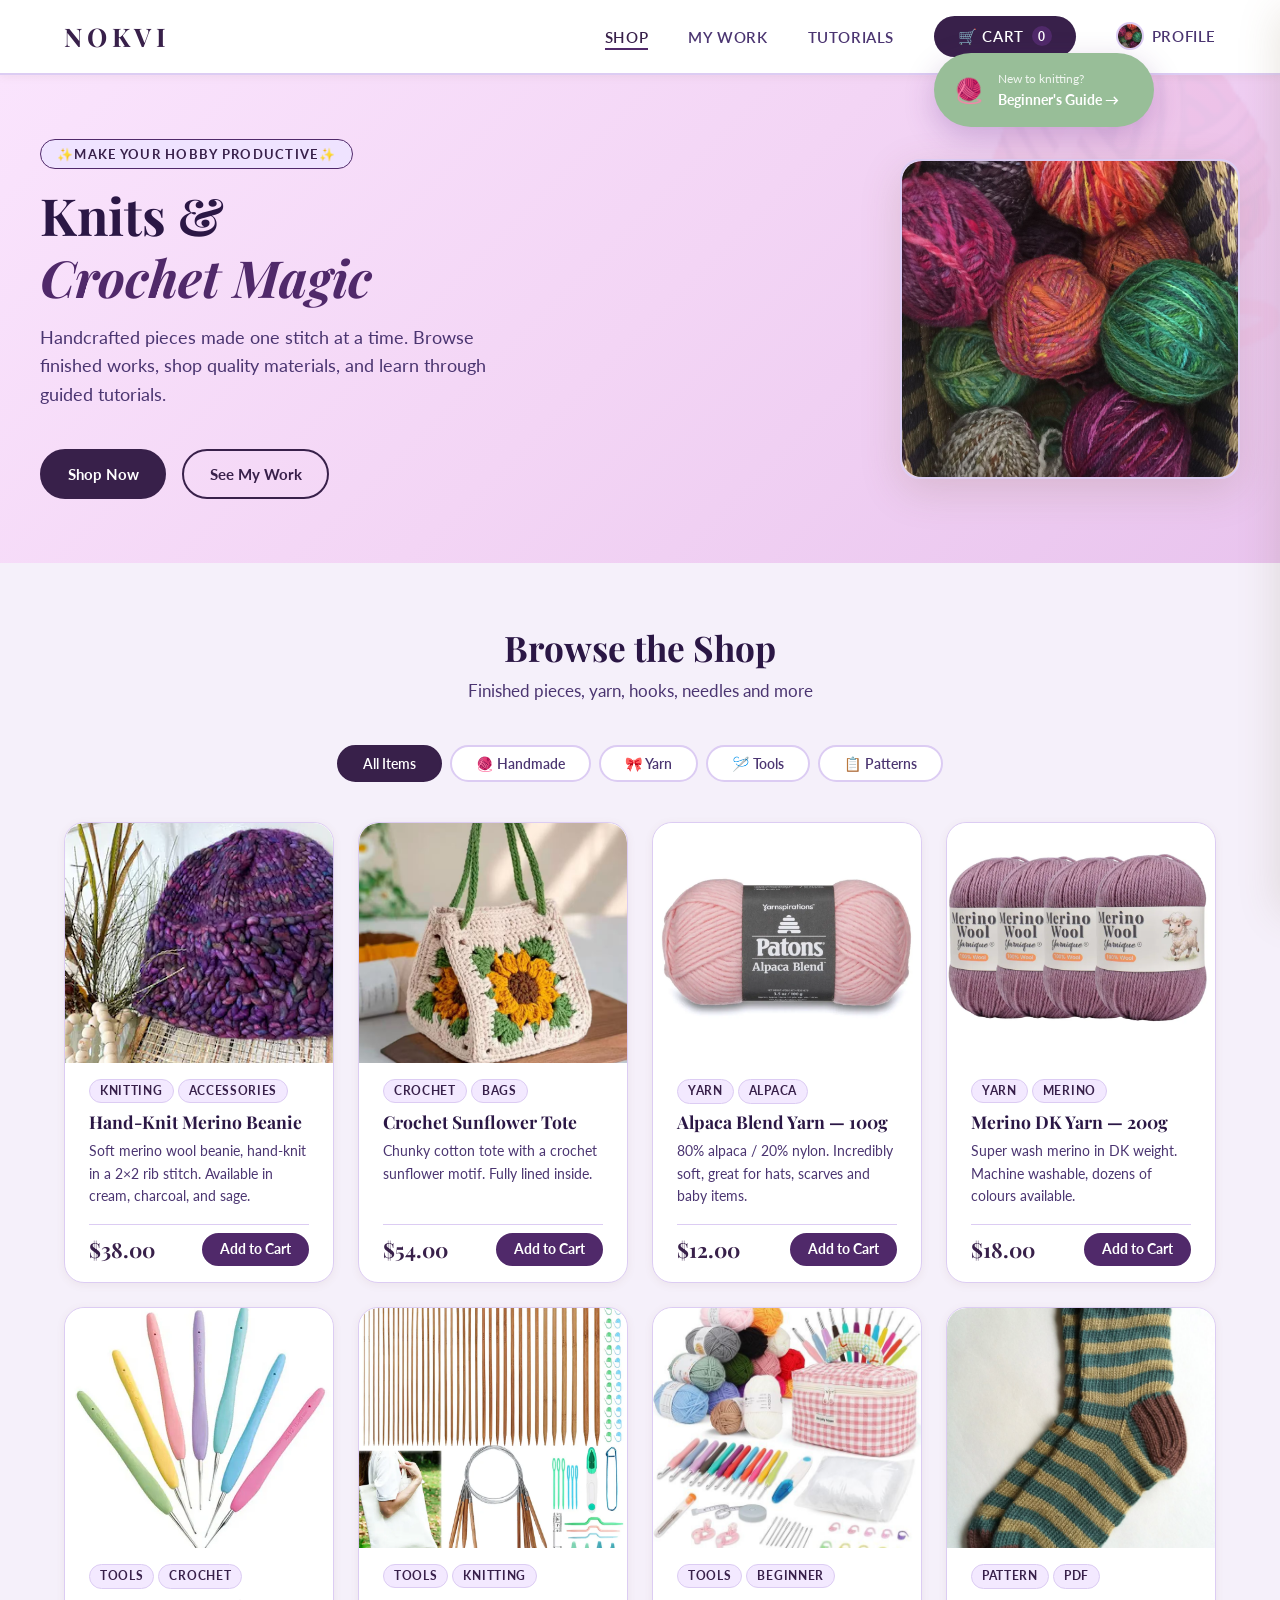
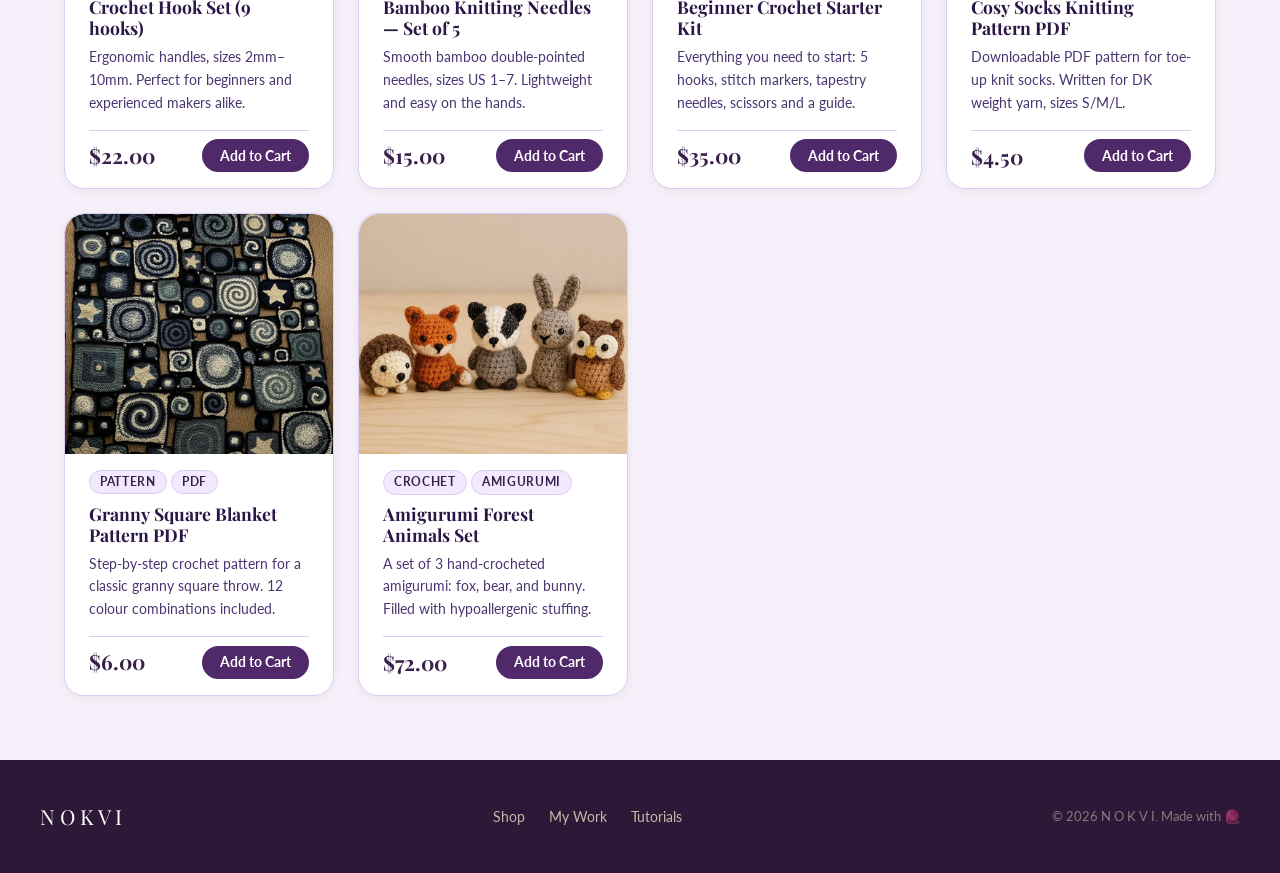
<file: index.html>
<!DOCTYPE html>
<html lang="en">
<head>
  <meta charset="UTF-8" />
  <meta name="viewport" content="width=device-width, initial-scale=1.0" />
  <title>N O K V I — Handmade Knit & Crochet Shop</title>
  <link rel="preconnect" href="https://fonts.googleapis.com" />
  <link rel="preconnect" href="https://fonts.gstatic.com" crossorigin />
  <link href="https://fonts.googleapis.com/css2?family=Playfair+Display:ital,wght@0,700;1,400&family=Lato:wght@400;700&display=swap" rel="stylesheet" />
  
  <link rel="stylesheet" href="css/base.css">
  <link rel="stylesheet" href="css/home.css">
</head>

<body>

  <!-- ===== HEADER ===== -->
  <header class="site-header">
    <nav class="nav">
      <a href="index.html" class="nav__logo">N O K V I</a>
      <ul class="nav__links" id="navLinks">
        <li><a href="index.html" class="active">Shop</a></li>
        <li><a href="gallery.html">My Work</a></li>
        <li><a href="tutorials.html">Tutorials</a></li>
        <li>
          <a href="#" class="nav__cart-btn" id="cartOpenBtn" aria-label="Open cart">
            <span>🛒 Cart</span>
            <span class="cart-count" id="cartCount">0</span>
          </a>
        </li>
<li>
  <a href="saved.html" id="profileLink" class="nav__profile">
    <img id="navAvatar" src="assets/basket_of_yarn.jpg" alt="Profile" class="nav__avatar" />
    <span id="profileName">Profile</span>
  </a>
</li>      </ul>
      <button class="nav__hamburger" id="hamburger" aria-label="Toggle navigation">
        <span></span><span></span><span></span>
      </button>
    </nav>
  </header>

  <div class="beginner-float">
  <a href="begginers.html" class="beginner-float__card">
    <span class="beginner-float__icon">🧶</span>
    <div>
      <p class="beginner-float__small">New to knitting?</p>
      <p class="beginner-float__title">Beginner's Guide →</p>
    </div>
  </a>
</div>

  <!-- ===== HERO ===== -->
  <section class="hero">
    <div class="hero__inner">
      <div class="hero__text">
        <span class="hero__badge">✨Make Your Hobby Productive✨</span>
        <h1 class="hero__title">Knits &<br><em>Crochet Magic</em></h1>
        <p class="hero__subtitle">
          Handcrafted pieces made one stitch at a time. Browse finished works,
          shop quality materials, and learn through guided tutorials.
        </p>
        <div class="hero__actions">
          <a href="#products" class="btn btn--primary">Shop Now</a>
          <a href="gallery.html" class="btn btn--outline">See My Work</a>
        </div>
      </div>
      <div class="hero__image">
        <div class="hero__image-placeholder">
  <img src="assets/basket_of_yarn.jpg" alt="Basket of yarn for knitting and crochet">
 </div>
    </div>
  </section>

  <!-- ===== MAIN SHOP ===== -->
  <main>
    <div class="section" id="products">
      <div class="section__header">
        <h2>Browse the Shop</h2>
        <p>Finished pieces, yarn, hooks, needles and more</p>
      </div>

      <!-- Filter bar -->
      <div class="filter-bar" id="filterBar" role="group" aria-label="Filter products by category">
        <button class="filter-btn active" data-filter="all">All Items</button>
        <button class="filter-btn" data-filter="handmade">🧶 Handmade</button>
        <button class="filter-btn" data-filter="yarn">🎀 Yarn</button>
        <button class="filter-btn" data-filter="tools">🪡 Tools</button>
        <button class="filter-btn" data-filter="patterns">📋 Patterns</button>
      </div>

      <!-- Products grid -->
      <div class="products-grid" id="productsGrid" aria-live="polite"></div>
    </div>
  </main>

  <!-- ===== CART SIDEBAR ===== -->
  <div class="cart-overlay" id="cartOverlay" role="dialog" aria-modal="true" aria-label="Shopping cart"></div>
  <aside class="cart-sidebar" id="cartSidebar">
    <div class="cart-sidebar__header">
      <h2>🛒 Your Cart</h2>
      <button class="cart-close-btn" id="cartCloseBtn" aria-label="Close cart">✕</button>
    </div>
    <div class="cart-items" id="cartItems"></div>
    <div class="cart-sidebar__footer">
      <div class="cart-total">
        <span>Total</span>
        <span id="cartTotal">$0.00</span>
      </div>
      <button class="btn btn--primary btn--full" id="checkoutBtn">Proceed to Checkout</button>
    </div>
  </aside>

  <!-- ===== TOAST ===== -->
  <div class="toast" id="toast" role="alert" aria-live="assertive"></div>

  <!-- ===== FOOTER ===== -->
  <footer class="site-footer">
    <div class="footer__inner">
      <div class="footer__logo">N O K V I</div>
      <nav class="footer__links">
        <a href="index.html">Shop</a>
        <a href="gallery.html">My Work</a>
        <a href="tutorials.html">Tutorials</a>
      </nav>
      <p class="footer__copy">© 2026 N O K V I. Made with 🧶</p>
    </div>
  </footer>

  <script type="module" src="js/main.js"></script>
<!--
  <div class="beginner-float">
    <a href="begginers.html" class="beginner-float__card">

    <div class="beginner-float__icon">🧶</div>

    <div>
      <p class="beginner-float__small">
        New here?
      </p>

      <h3 class="beginner-float__title">
        For Absolute Beginners
      </h3>
    </div> -->

  </a>

</div>
 

<script type="module" src="js/main.js"></script>
<script>
  const user = localStorage.getItem('user');
  const avatar = localStorage.getItem('userAvatar');
  const profileName = document.getElementById('profileName');
  const navAvatar = document.getElementById('navAvatar');
  if (profileName && user) profileName.textContent = user;
  if (navAvatar && avatar) navAvatar.src = avatar;
</script>

</body>
</html>
</file>
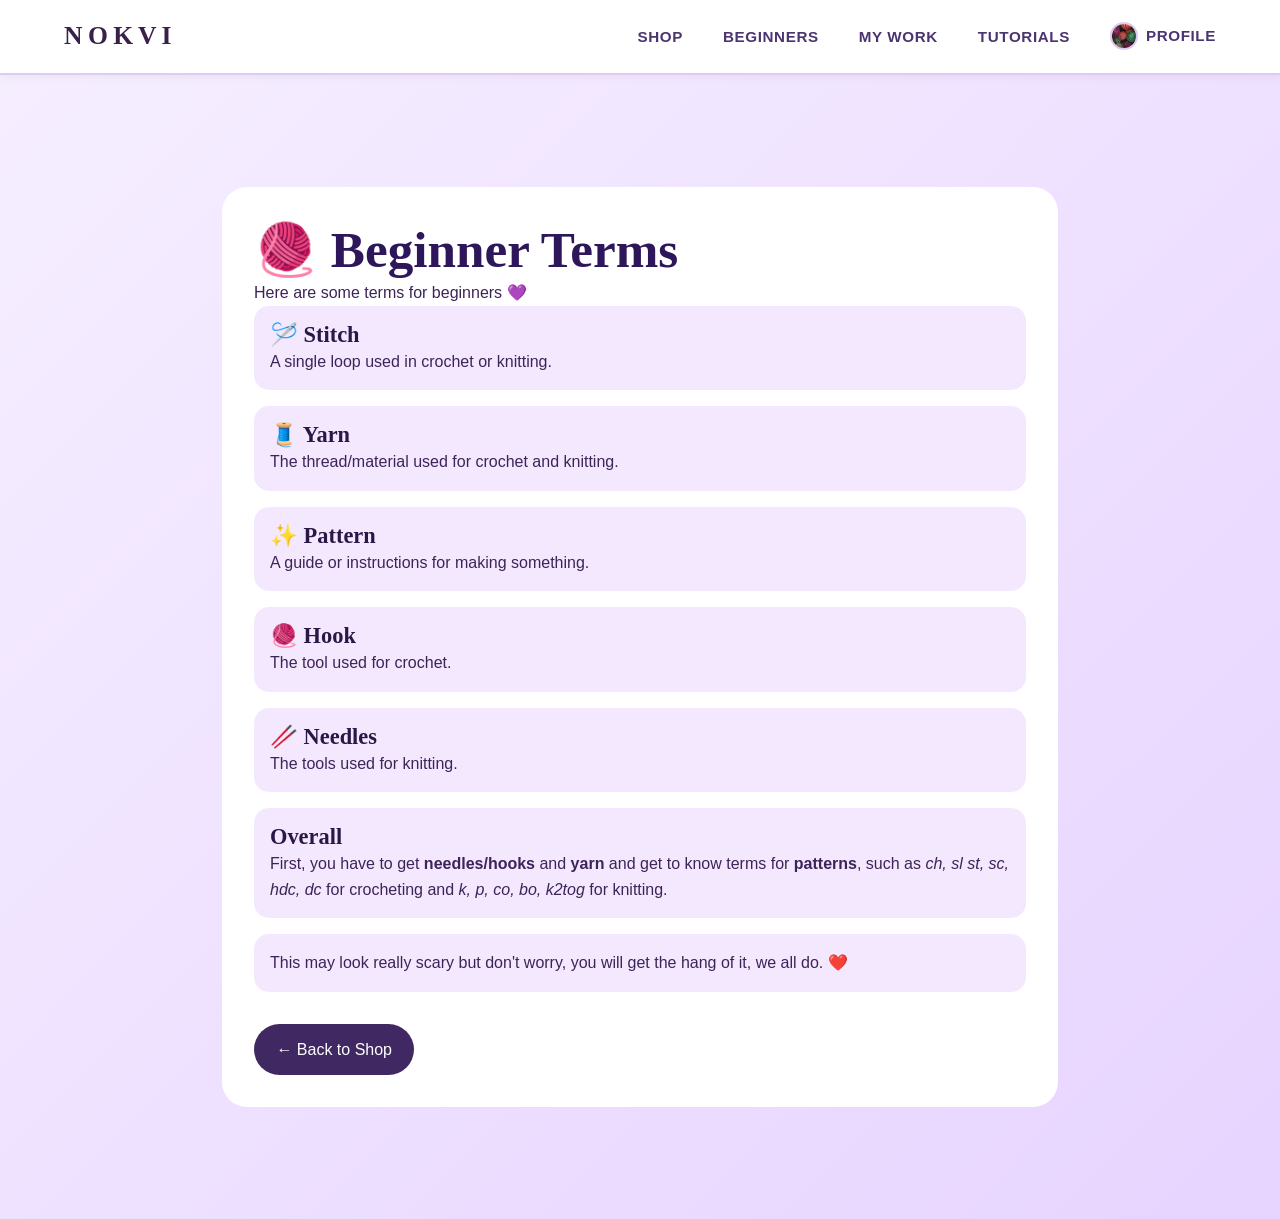
<file: begginers.html>
<!DOCTYPE html>
<html lang="en">
<head>
  <meta charset="UTF-8" />
  <meta name="viewport" content="width=device-width, initial-scale=1.0"/>
  <title>Beginners — N O K V I</title>

  <link rel="stylesheet" href="css/base.css">
<link rel="stylesheet" href="css/begginers.css">
</head>


<body>

  <!-- HEADER -->
  <header class="site-header">
    <nav class="nav">
      <a href="index.html" class="nav__logo">N O K V I</a>

      <ul class="nav__links">
  <li><a href="index.html">Shop</a></li>
  <li><a href="begginers.html">Beginners</a></li>
  <li><a href="gallery.html">My Work</a></li>
  <li><a href="tutorials.html">Tutorials</a></li>
<li>
  <a href="saved.html" id="profileLink" class="nav__profile">
    <img id="navAvatar" src="assets/basket_of_yarn.jpg" alt="Profile" class="nav__avatar" />
    <span id="profileName">Profile</span>
  </a>
</li>    </nav>
  </header>

  <!-- BEGINNER PAGE -->
  <main class="beginner-page">

    <section class="beginner-card">

      <h1 class="beginner-title">🧶 Beginner Terms</h1>

      <p class="beginner-subtitle">
        Here are some terms for beginners 💜
      </p>

      <div class="tip-box">
        <h3>🪡 Stitch</h3>
        <p>A single loop used in crochet or knitting.</p>
      </div>

      <div class="tip-box">
        <h3>🧵 Yarn</h3>
        <p>The thread/material used for crochet and knitting.</p>
      </div>

      <div class="tip-box">
        <h3>✨ Pattern</h3>
        <p>A guide or instructions for making something.</p>
      </div>

      <div class="tip-box">
        <h3>🧶 Hook</h3>
        <p>The tool used for crochet.</p>
      </div>

      <div class="tip-box">
        <h3>🥢 Needles</h3>
        <p>The tools used for knitting.</p>
      </div>

      <div class="tip-box">
  <h3>Overall</h3>
  <p>
    First, you have to get <strong>needles/hooks</strong> and <strong>yarn</strong> and
     get to know terms for <strong>patterns</strong>, such as
      <em>ch, sl st, sc, hdc, dc</em> for crocheting and 
      <em>k, p, co, bo, k2tog</em> for knitting.</p>
</div>
<div class="tip-box">
     <p>This may look really scary but don't worry, 
      you will get the hang of it, we all do. ❤️</p>
</div>

      <a href="index.html" class="back-btn">
        ← Back to Shop
      </a>

    </section>

  </main>


  <script type="module" src="js/main.js"></script>

  <script>
  const user = localStorage.getItem('user');
  const avatar = localStorage.getItem('userAvatar');
  const profileName = document.getElementById('profileName');
  const navAvatar = document.getElementById('navAvatar');
  if (profileName && user) profileName.textContent = user;
  if (navAvatar && avatar) navAvatar.src = avatar;
</script>



</body>
</html>
</file>
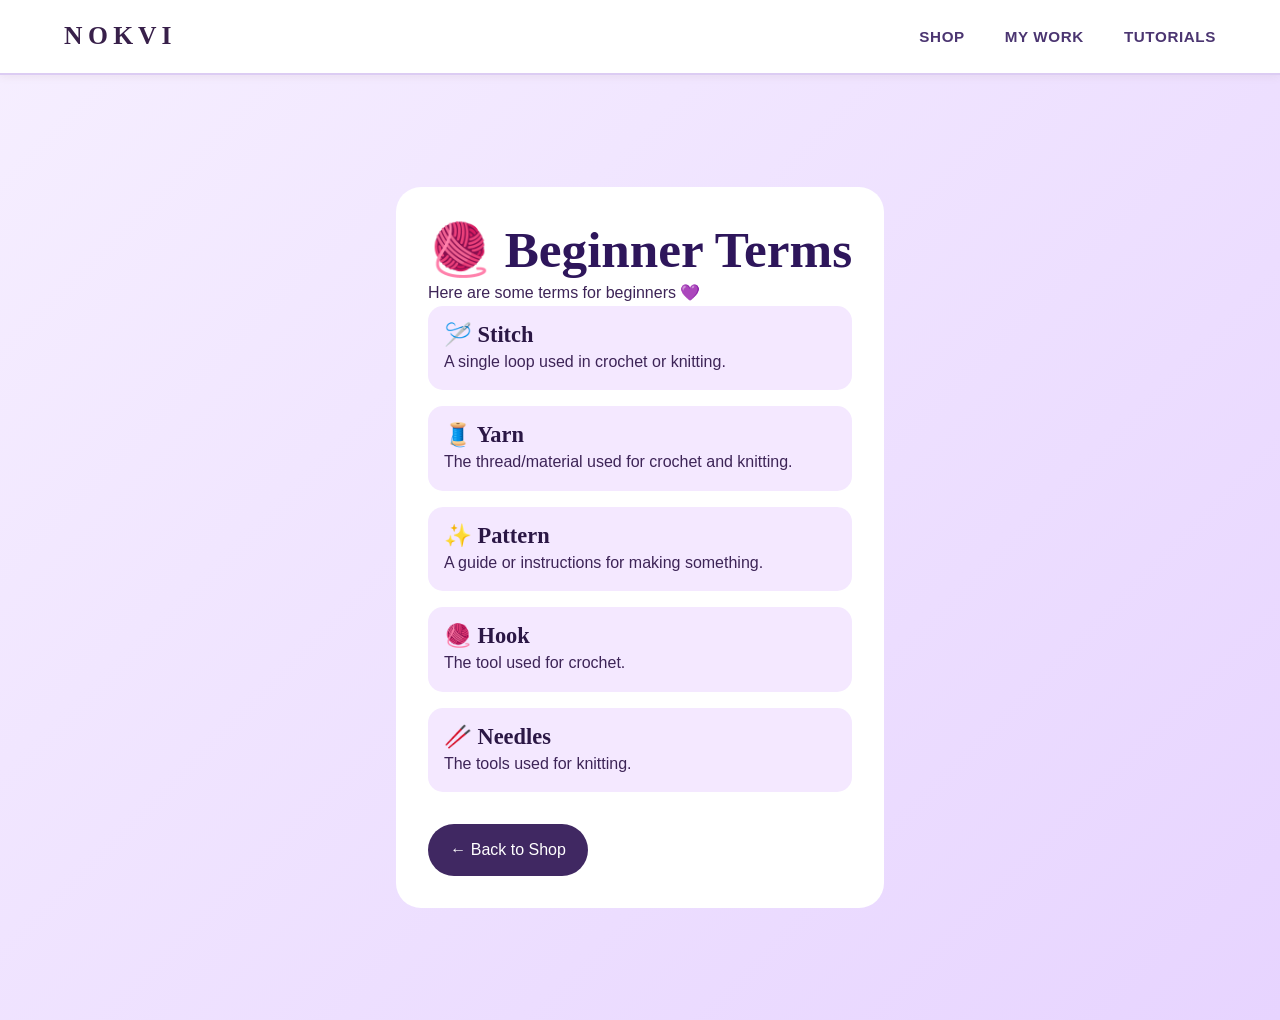
<file: beginners.html>
<!DOCTYPE html>
<html lang="en">
<head>
  <meta charset="UTF-8" />
  <meta name="viewport" content="width=device-width, initial-scale=1.0"/>
  <title>Beginners — N O K V I</title>

  <link rel="stylesheet" href="css/style.css">
</head>

<body>

  <!-- HEADER -->
  <header class="site-header">
    <nav class="nav">
      <a href="index.html" class="nav__logo">N O K V I</a>

      <ul class="nav__links">
        <li><a href="index.html">Shop</a></li>
        <li><a href="gallery.html">My Work</a></li>
        <li><a href="tutorials.html">Tutorials</a></li>
      </ul>
    </nav>
  </header>

  <!-- BEGINNER PAGE -->
  <main class="beginner-page">

    <section class="beginner-card">

      <h1 class="beginner-title">🧶 Beginner Terms</h1>

      <p class="beginner-subtitle">
        Here are some terms for beginners 💜
      </p>

      <div class="tip-box">
        <h3>🪡 Stitch</h3>
        <p>A single loop used in crochet or knitting.</p>
      </div>

      <div class="tip-box">
        <h3>🧵 Yarn</h3>
        <p>The thread/material used for crochet and knitting.</p>
      </div>

      <div class="tip-box">
        <h3>✨ Pattern</h3>
        <p>A guide or instructions for making something.</p>
      </div>

      <div class="tip-box">
        <h3>🧶 Hook</h3>
        <p>The tool used for crochet.</p>
      </div>

      <div class="tip-box">
        <h3>🥢 Needles</h3>
        <p>The tools used for knitting.</p>
      </div>

      <a href="index.html" class="back-btn">
        ← Back to Shop
      </a>

    </section>

  </main>

</body>
</html>
</file>
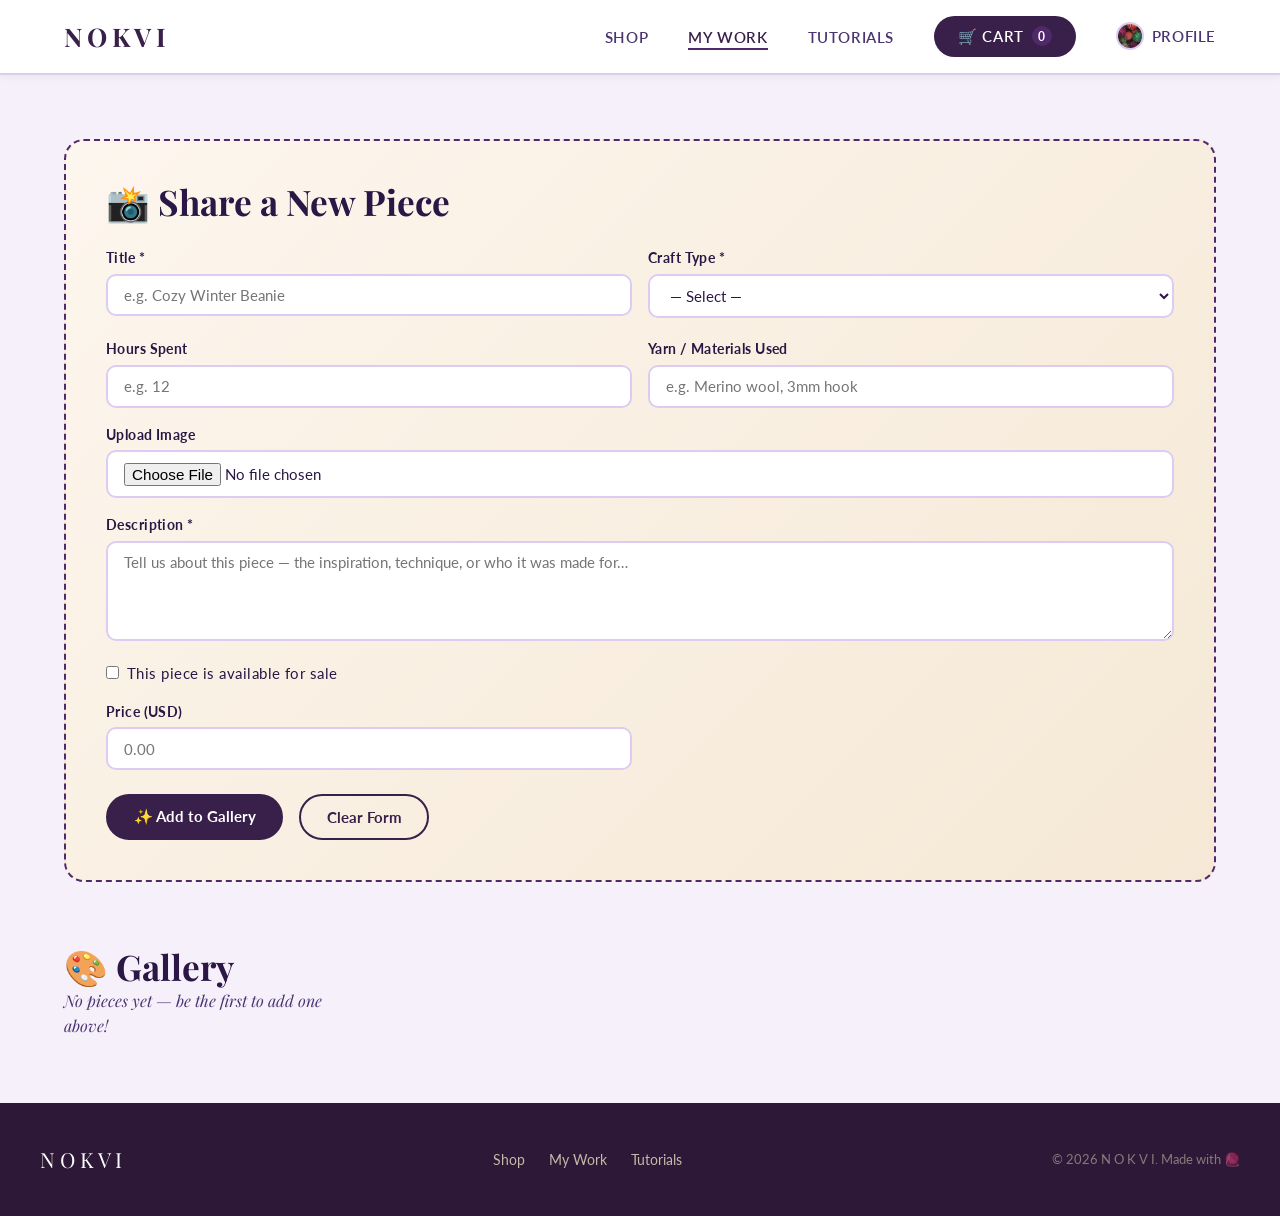
<file: gallery.html>
<!DOCTYPE html>
<html lang="en">

<head>
  <meta charset="UTF-8" />
  <meta name="viewport" content="width=device-width, initial-scale=1.0" />
  <title>My Work — N O K V I</title>
  <link rel="preconnect" href="https://fonts.googleapis.com" />
  <link rel="preconnect" href="https://fonts.gstatic.com" crossorigin />
  <link
    href="https://fonts.googleapis.com/css2?family=Playfair+Display:ital,wght@0,700;1,400&family=Lato:wght@400;700&display=swap"
    rel="stylesheet" />
 <link rel="stylesheet" href="css/base.css">
<link rel="stylesheet" href="css/gallery.css">
</head>




<body>

  <!-- ===== HEADER ===== -->
  <header class="site-header">
    <nav class="nav">
      <a href="index.html" class="nav__logo">N O K V I</a>
      <ul class="nav__links" id="navLinks">
        <li><a href="index.html">Shop</a></li>
        <li><a href="gallery.html" class="active">My Work</a></li>
        <li><a href="tutorials.html">Tutorials</a></li>
        <li>
          <a href="index.html#cart" class="nav__cart-btn" id="cartOpenBtn" aria-label="Open cart">
            <span>🛒 Cart</span>
            <span class="cart-count" id="cartCount">0</span>
          </a>
        </li>
<li>
  <a href="saved.html" id="profileLink" class="nav__profile">
    <img id="navAvatar" src="assets/basket_of_yarn.jpg" alt="Profile" class="nav__avatar" />
    <span id="profileName">Profile</span>
  </a>
</li>      <button class="nav__hamburger" id="hamburger" aria-label="Toggle navigation">
        <span></span><span></span><span></span>
      </button>
    </nav>
  </header>

  <!-- ===== MAIN ===== -->
  <main>
    <div class="section">

      <!-- Upload / Add Work Form -->
      <article class="upload-section" aria-label="Upload your work">
        <h2>📸 Share a New Piece</h2>
        <form id="uploadForm" novalidate>
          <div class="form-grid">

            <!-- Title — text -->
            <div class="form-group">
              <label for="workTitle">Title <span aria-hidden="true">*</span></label>
              <input type="text" id="workTitle" name="workTitle" placeholder="e.g. Cozy Winter Beanie" required
                minlength="3" maxlength="80" />
              <span class="field-error" id="workTitleError"></span>
            </div>

            <!-- Type — select -->
            <div class="form-group">
              <label for="workType">Craft Type <span aria-hidden="true">*</span></label>
              <select id="workType" name="workType" required>
                <option value="">— Select —</option>
                <option value="knitting">🧶 Knitting</option>
                <option value="crochet">🪡 Crochet</option>
                <option value="both">Both</option>
              </select>
              <span class="field-error" id="workTypeError"></span>
            </div>

            <!-- Time spent — number -->
            <div class="form-group">
              <label for="workHours">Hours Spent</label>
              <input type="number" id="workHours" name="workHours" placeholder="e.g. 12" min="1" max="999" />
            </div>

            <!-- Yarn used — email repurposed as text with pattern -->
            <div class="form-group">
              <label for="workYarn">Yarn / Materials Used</label>
              <input type="text" id="workYarn" name="workYarn" placeholder="e.g. Merino wool, 3mm hook"
                maxlength="120" />
            </div>
            <!-- Upload Image -->
            <div class="form-group form-group--full">
              <label for="workImage">Upload Image</label>
              <input type="file" id="workImage" name="workImage" accept="image/*" />
            </div>

            <!-- Description — textarea -->
            <div class="form-group form-group--full">
              <label for="workDesc">Description <span aria-hidden="true">*</span></label>
              <textarea id="workDesc" name="workDesc"
                placeholder="Tell us about this piece — the inspiration, technique, or who it was made for…" required
                minlength="10" maxlength="600"></textarea>
              <span class="field-error" id="workDescError"></span>
            </div>
           
            <!-- For sale — checkbox -->
            <div class="form-group form-group--checkbox form-group--full">
              <input type="checkbox" id="workForSale" name="workForSale" />
              <label for="workForSale">This piece is available for sale</label>
            </div>

            <!-- Price — shown when for-sale is checked -->
            <div class="form-group" id="priceGroup">
            <label for="workPrice">Price (USD)</label>
              <input type="number" id="workPrice" name="workPrice" placeholder="0.00" min="0.01" step="0.01" />
            </div>

          </div>

          <div class="form-actions">
            <button type="submit" class="btn btn--primary">✨ Add to Gallery</button>
            <button type="button" class="btn btn--outline" id="resetFormBtn">Clear Form</button>
          </div>

          <div class="form-feedback" id="uploadFeedback"></div>
        </form>
      </article>

      <!-- Gallery grid -->
      <section aria-label="My work gallery">
        <h2 class="category-label">🎨 Gallery</h2>
        <div class="gallery-grid" id="galleryGrid" aria-live="polite"></div>
      </section>

    </div>
  </main>

  <!-- ===== TOAST ===== -->
  <div class="toast" id="toast" role="alert" aria-live="assertive"></div>

  <!-- ===== FOOTER ===== -->
  <footer class="site-footer">
    <div class="footer__inner">
      <div class="footer__logo">N O K V I</div>
      <nav class="footer__links">
        <a href="index.html">Shop</a>
        <a href="gallery.html">My Work</a>
        <a href="tutorials.html">Tutorials</a>
      </nav>
      <p class="footer__copy">© 2026 N O K V I. Made with 🧶</p>
    </div>
  </footer>


<script type="module" src="js/main.js"></script>

 <script>
  const user = localStorage.getItem('user');
  const avatar = localStorage.getItem('userAvatar');
  const profileName = document.getElementById('profileName');
  const navAvatar = document.getElementById('navAvatar');
  if (profileName && user) profileName.textContent = user;
  if (navAvatar && avatar) navAvatar.src = avatar;
</script>


</body>

</html>
</file>
<file: css/base.css>
/* =============================================
   CSS CUSTOM PROPERTIES
   ============================================= */
:root {
  --color-bg: #f5f0fa;
  --color-surface: #ffffff;

  --color-primary: #38204a;
  --color-primary-light: #4c266a;

  --color-accent: #50296a;
  --color-accent-soft: #efe3ff;

  --color-text: #2b1745;
  --color-text-muted: #4b3571;

  --color-border: #dcccf3;

  --color-success: #5a8a6a;
  --color-error: #b05050;

  --color-tag-bg: #f3e9ff;

  --font-display: 'Playfair Display', Georgia, serif;
  --font-body: 'Lato', 'Helvetica Neue', sans-serif;

  --space-xs: 0.25rem;
  --space-sm: 0.5rem;
  --space-md: 1rem;
  --space-lg: 1.5rem;
  --space-xl: 2.5rem;
  --space-2xl: 4rem;

  --radius-sm: 4px;
  --radius-md: 10px;
  --radius-lg: 20px;
  --radius-full: 999px;

  --shadow-sm: 0 2px 8px rgba(124, 92, 62, 0.08);
  --shadow-md: 0 6px 24px rgba(124, 92, 62, 0.13);
  --shadow-lg: 0 12px 40px rgba(124, 92, 62, 0.18);

  --transition: 0.22s ease;
}

/* =============================================
   RESET & BASE
   ============================================= */
*, *::before, *::after { box-sizing: border-box; margin: 0; padding: 0; }

html { scroll-behavior: smooth; }

body {
  font-family: var(--font-body);
  background: var(--color-bg);
  color: var(--color-text);
  line-height: 1.6;
  min-height: 100vh;
  display: flex;
  flex-direction: column;
}

img { max-width: 100%; height: auto; display: block; }

a { color: var(--color-primary); text-decoration: none; }

ul { list-style: none; }

/* =============================================
   TYPOGRAPHY
   ============================================= */
h1, h2, h3, h4 {
  font-family: var(--font-display);
  font-weight: 700;
  line-height: 1.2;
  color: var(--color-text);
}

h1 { font-size: clamp(2rem, 5vw, 3.2rem); }
h2 { font-size: clamp(1.5rem, 3vw, 2.2rem); }
h3 { font-size: clamp(1.1rem, 2vw, 1.4rem); }

/* =============================================
   HEADER & NAV
   ============================================= */
.site-header {
  background: var(--color-surface);
  border-bottom: 2px solid var(--color-border);
  position: sticky;
  top: 0;
  z-index: 100;
  box-shadow: var(--shadow-sm);
}

.nav {
  max-width: 1200px;
  margin: 0 auto;
  padding: var(--space-md) var(--space-lg);
  display: flex;
  align-items: center;
  justify-content: space-between;
  gap: var(--space-md);
}

.nav__logo {
  font-family: var(--font-display);
  font-size: 1.6rem;
  font-weight: 700;
  color: var(--color-primary);
  letter-spacing: -0.5px;
  white-space: nowrap;
}

.nav__logo span {
  color: var(--color-accent);
}

.nav__links {
  display: flex;
  align-items: center;
  gap: var(--space-xl);
}

.nav__links a {
  font-size: 0.95rem;
  font-weight: 600;
  color: var(--color-text-muted);
  letter-spacing: 0.04em;
  text-transform: uppercase;
  transition: color var(--transition);
  position: relative;
}

.nav__links a::after {
  content: '';
  position: absolute;
  bottom: -4px; left: 0; right: 0;
  height: 2px;
  background: var(--color-accent);
  transform: scaleX(0);
  transition: transform var(--transition);
}

.nav__links a:hover,
.nav__links a.active {
  color: var(--color-primary);
}

.nav__links a:hover::after,
.nav__links a.active::after {
  transform: scaleX(1);
}

.nav__cart-btn {
  display: flex;
  align-items: center;
  gap: var(--space-sm);
  background: var(--color-primary);
  color: white !important;
  padding: var(--space-sm) var(--space-lg);
  border-radius: var(--radius-full);
  font-size: 0.9rem;
  font-weight: 700;
  transition: background var(--transition), transform var(--transition);
}

.nav__cart-btn::after { display: none !important; }

.nav__cart-btn:hover {
  background: var(--color-primary-light);
  transform: translateY(-1px);
  color: white !important;
}

.cart-count {
  background: var(--color-accent);
  color: white;
  border-radius: var(--radius-full);
  font-size: 0.75rem;
  font-weight: 700;
  min-width: 20px;
  height: 20px;
  display: inline-flex;
  align-items: center;
  justify-content: center;
  padding: 0 5px;
}

.nav__hamburger {
  display: none;
  flex-direction: column;
  gap: 5px;
  background: none;
  border: none;
  cursor: pointer;
  padding: var(--space-sm);
}

.nav__hamburger span {
  display: block;
  width: 24px;
  height: 2px;
  background: var(--color-primary);
  border-radius: 2px;
  transition: var(--transition);
}

.nav__profile {
  display: flex;
  align-items: center;
  gap: var(--space-sm);
}

.nav__avatar {
  width: 28px !important;
  height: 28px !important;
  border-radius: 50%;
  object-fit: cover;
  border: 2px solid var(--color-border);
  flex-shrink: 0;
  max-width: none;
}

/* =============================================
   BUTTONS
   ============================================= */
.btn {
  display: inline-flex;
  align-items: center;
  justify-content: center;
  gap: var(--space-sm);
  padding: 0.7rem 1.6rem;
  border-radius: var(--radius-full);
  font-family: var(--font-body);
  font-size: 0.95rem;
  font-weight: 700;
  cursor: pointer;
  border: 2px solid transparent;
  transition: all var(--transition);
  white-space: nowrap;
}

.btn--primary {
  background: var(--color-primary);
  color: white;
  border-color: var(--color-primary);
}

.btn--primary:hover {
  background: var(--color-primary-light);
  border-color: var(--color-primary-light);
  transform: translateY(-2px);
  box-shadow: var(--shadow-md);
}

.btn--outline {
  background: transparent;
  color: var(--color-primary);
  border-color: var(--color-primary);
}

.btn--outline:hover {
  background: var(--color-primary);
  color: white;
  transform: translateY(-2px);
}

.btn--accent {
  background: var(--color-accent);
  color: white;
  border-color: var(--color-accent);
}

.btn--accent:hover {
  background: var(--color-primary);
  border-color: var(--color-primary);
  transform: translateY(-2px);
  box-shadow: var(--shadow-md);
}

.btn--sm {
  padding: 0.4rem 1rem;
  font-size: 0.85rem;
}

.btn--full { width: 100%; }

.beginner-float {
  position: fixed;
  top: 10%;
  left: 73%;
  transform: translateY(-50%);
  z-index: 999;
}
.beginner-float__card {
  display: flex;
  align-items: center;
  gap: 14px;
  background: #98be98;
  color: white;
  text-decoration: none;
  padding: 1rem 1.2rem;
  border-radius: 999px;
  box-shadow: 0 10px 30px rgba(91,45,130,0.25);
  transition: transform 0.25s ease, box-shadow 0.25s ease;
  width: 220px;
}

.beginner-float__card:hover {
  transform: translateY(-4px);
  box-shadow: 0 15px 40px rgba(91,45,130,0.35);
}

.beginner-float__icon { font-size: 1.5rem; }

.beginner-float__small {
  margin: 0;
  font-size: 0.75rem;
  opacity: 0.85;
}

.beginner-float__title {
  margin: 0;
  font-size: 0.9rem;
  font-weight: 700;
}

.filter-bar {
  display: flex;
  align-items: center;
  gap: var(--space-sm);
  flex-wrap: wrap;
  margin-bottom: var(--space-xl);
  justify-content: center;
}

.filter-btn {
  padding: var(--space-sm) var(--space-lg);
  border: 2px solid var(--color-border);
  background: var(--color-surface);
  color: var(--color-text-muted);
  border-radius: var(--radius-full);
  font-size: 0.88rem;
  font-weight: 600;
  cursor: pointer;
  transition: all var(--transition);
  font-family: var(--font-body);
}

.filter-btn:hover,
.filter-btn.active {
  border-color: var(--color-primary);
  background: var(--color-primary);
  color: white;
}

@media (max-width: 768px) {
  .beginner-float {
    left: auto;
    right: 15px;
    top: auto;
    bottom: 20px;
  }
  .beginner-float__card { width: 180px; padding: 0.8rem; }
}

/* =============================================
   SECTION WRAPPER
   ============================================= */
.section {
  padding: var(--space-2xl) var(--space-lg);
  max-width: 1200px;
  margin: 0 auto;
  width: 100%;
}

.section__header {
  text-align: center;
  margin-bottom: var(--space-xl);
}

.section__header p {
  color: var(--color-text-muted);
  font-size: 1.05rem;
  margin-top: var(--space-sm);
}

/* =============================================
   LOADING & ERROR STATES
   ============================================= */
.loading-state {
  display: none;
  flex-direction: column;
  align-items: center;
  justify-content: center;
  gap: var(--space-md);
  padding: var(--space-2xl) 0;
  color: var(--color-text-muted);
  font-family: var(--font-display);
  font-style: italic;
  font-size: 1.1rem;
}

.loading-state.visible { display: flex; }

.spinner {
  width: 44px;
  height: 44px;
  border: 4px solid var(--color-border);
  border-top-color: var(--color-primary);
  border-radius: 50%;
  animation: spin 0.9s linear infinite;
}

.error-state {
  display: none;
  align-items: center;
  justify-content: center;
  flex-direction: column;
  gap: var(--space-md);
  padding: var(--space-2xl) 0;
  color: var(--color-error);
  text-align: center;
}

.error-state.visible { display: flex; }

.error-state__icon { font-size: 2.5rem; }

/* =============================================
   FOOTER
   ============================================= */
.site-footer {
  background: #2d1837;
  color: #c8b8a8;
  padding: var(--space-xl) var(--space-lg);
  margin-top: auto;
}

.footer__inner {
  max-width: 1200px;
  margin: 0 auto;
  display: flex;
  align-items: center;
  justify-content: space-between;
  gap: var(--space-lg);
  flex-wrap: wrap;
}

.footer__logo {
  font-family: var(--font-display);
  font-size: 1.3rem;
  color: #ffffff;
}

.footer__links {
  display: flex;
  gap: var(--space-lg);
}

.footer__links a {
  color: #c8b8a8;
  font-size: 0.9rem;
  transition: color var(--transition);
}

.footer__links a:hover { color: var(--color-accent); }

.footer__copy {
  font-size: 0.82rem;
  opacity: 0.6;
}

/* =============================================
   TOAST NOTIFICATION
   ============================================= */
.toast {
  position: fixed;
  bottom: var(--space-xl);
  right: var(--space-xl);
  background: var(--color-text);
  color: white;
  padding: var(--space-md) var(--space-lg);
  border-radius: var(--radius-md);
  font-size: 0.9rem;
  font-weight: 600;
  box-shadow: var(--shadow-lg);
  z-index: 500;
  transform: translateY(80px);
  opacity: 0;
  transition: transform 0.3s ease, opacity 0.3s ease;
  max-width: 300px;
}

.toast.show {
  transform: translateY(0);
  opacity: 1;
}

.toast.success { background: var(--color-success); }
.toast.error { background: var(--color-error); }

/* =============================================
   ANIMATIONS
   ============================================= */
@keyframes fadeUp {
  from { opacity: 0; transform: translateY(18px); }
  to   { opacity: 1; transform: translateY(0); }
}

@keyframes spin {
  to { transform: rotate(360deg); }
}

/* =============================================
   GLOBAL RESPONSIVE
   ============================================= */
@media (max-width: 900px) {
  .hero__image { display: none; }
  .hero__inner { flex-direction: column; text-align: center; }
  .hero__subtitle { max-width: 100%; }
  .hero__actions { justify-content: center; }
  .form-grid { grid-template-columns: 1fr; }
}

@media (max-width: 600px) {
  .nav__links { display: none; }
  .nav__links.open {
    display: flex;
    flex-direction: column;
    position: absolute;
    top: 64px; left: 0; right: 0;
    background: var(--color-surface);
    padding: var(--space-lg);
    border-bottom: 2px solid var(--color-border);
    gap: var(--space-lg);
    z-index: 99;
    box-shadow: var(--shadow-md);
  }

  .nav__hamburger { display: flex; }
  .nav__cart-btn span:first-child { display: none; }

  .section { padding: var(--space-xl) var(--space-md); }
  .footer__inner { flex-direction: column; text-align: center; }
  .footer__links { justify-content: center; }
}
</file>
<file: css/home.css>
/* =============================================
   HERO
   ============================================= */
.hero {
  background: linear-gradient(135deg, #fae4fd 0%, #f3d5f5 50%, #e9c4ee 100%);
  padding: var(--space-2xl) var(--space-lg);
  position: relative;
  overflow: hidden;
}

.hero::before {
  content: '🧶';
  position: absolute;
  font-size: 18rem;
  opacity: 0.06;
  right: -2rem;
  top: -2rem;
  line-height: 1;
  pointer-events: none;
}

.hero__inner {
  max-width: 1200px;
  margin: 0 auto;
  display: flex;
  align-items: center;
  gap: var(--space-2xl);
}

.hero__text { flex: 1; animation: fadeUp 0.7s ease both; }

.hero__badge {
  display: inline-block;
  background: var(--color-accent-soft);
  color: var(--color-primary);
  font-size: 0.8rem;
  font-weight: 700;
  letter-spacing: 0.1em;
  text-transform: uppercase;
  padding: var(--space-xs) var(--space-md);
  border-radius: var(--radius-full);
  margin-bottom: var(--space-md);
  border: 1px solid var(--color-accent);
}

.hero__title { margin-bottom: var(--space-md); }
.hero__title em { color: var(--color-accent); font-style: italic; }

.hero__subtitle {
  color: var(--color-text-muted);
  font-size: 1.1rem;
  max-width: 480px;
  margin-bottom: var(--space-xl);
}

.hero__actions {
  display: flex;
  gap: var(--space-md);
  flex-wrap: wrap;
}

.hero__image {
  flex: 0 0 340px;
  animation: fadeUp 0.7s 0.2s ease both;
}

.hero__image-placeholder {
  width: 340px;
  height: 320px;
  background: linear-gradient(135deg, var(--color-accent-soft), #e8c9a8);
  border-radius: var(--radius-lg);
  display: flex;
  flex-direction: column;
  align-items: center;
  justify-content: center;
  font-size: 5rem;
  border: 2px solid var(--color-border);
  gap: var(--space-md);
  box-shadow: var(--shadow-lg);
}

/* =============================================
   FILTER BAR
   ============================================= */
.filter-bar {
  display: flex;
  align-items: center;
  gap: var(--space-sm);
  flex-wrap: wrap;
  margin-bottom: var(--space-xl);
  justify-content: center;
}

.filter-btn {
  padding: var(--space-sm) var(--space-lg);
  border: 2px solid var(--color-border);
  background: var(--color-surface);
  color: var(--color-text-muted);
  border-radius: var(--radius-full);
  font-size: 0.88rem;
  font-weight: 600;
  cursor: pointer;
  transition: all var(--transition);
  font-family: var(--font-body);
}

.filter-btn:hover,
.filter-btn.active {
  border-color: var(--color-primary);
  background: var(--color-primary);
  color: white;
}

/* =============================================
   PRODUCT GRID & CARDS
   ============================================= */
.products-grid {
  display: grid;
  grid-template-columns: repeat(auto-fill, minmax(260px, 1fr));
  gap: var(--space-lg);
}

.product-card {
  background: var(--color-surface);
  border-radius: var(--radius-lg);
  overflow: hidden;
  border: 1px solid var(--color-border);
  box-shadow: var(--shadow-sm);
  transition: transform var(--transition), box-shadow var(--transition);
  display: flex;
  flex-direction: column;
  animation: fadeUp 0.4s ease both;
}

.product-card:hover {
  transform: translateY(-4px);
  box-shadow: var(--shadow-md);
}

.product-card__image {
  width: 100%;
  height: 240px;
  overflow: hidden;
  border-radius: 20px 20px 0 0;
}

.product-card__image img {
  width: 100%;
  height: 100%;
  object-fit: cover;
  display: block;
}

.product-card__body {
  padding: var(--space-md) var(--space-lg);
  flex: 1;
  display: flex;
  flex-direction: column;
  gap: var(--space-sm);
}

.product-card__tags {
  display: flex;
  gap: var(--space-xs);
  flex-wrap: wrap;
}

.tag {
  background: var(--color-tag-bg);
  color: var(--color-primary);
  font-size: 0.72rem;
  font-weight: 700;
  letter-spacing: 0.06em;
  text-transform: uppercase;
  padding: 2px 10px;
  border-radius: var(--radius-full);
  border: 1px solid var(--color-border);
}

.product-card__name {
  font-family: var(--font-display);
  font-size: 1.1rem;
  font-weight: 700;
  color: var(--color-text);
}

.product-card__desc {
  font-size: 0.88rem;
  color: var(--color-text-muted);
  flex: 1;
}

.product-card__footer {
  display: flex;
  align-items: center;
  justify-content: space-between;
  gap: var(--space-sm);
  margin-top: var(--space-sm);
  padding-top: var(--space-sm);
  border-top: 1px solid var(--color-border);
}

.product-card__price {
  font-family: var(--font-display);
  font-size: 1.3rem;
  font-weight: 700;
  color: var(--color-primary);
}

/* =============================================
   CART SIDEBAR
   ============================================= */
.cart-overlay {
  position: fixed;
  inset: 0;
  background: rgba(0,0,0,0.4);
  z-index: 200;
  opacity: 0;
  pointer-events: none;
  transition: opacity var(--transition);
}

.cart-overlay.open { opacity: 1; pointer-events: all; }

.cart-sidebar {
  position: fixed;
  top: 0; right: 0;
  width: min(400px, 100vw);
  height: 100vh;
  background: var(--color-surface);
  z-index: 201;
  box-shadow: var(--shadow-lg);
  display: flex;
  flex-direction: column;
  transform: translateX(100%);
  transition: transform 0.3s ease;
  border-left: 2px solid var(--color-border);
}

.cart-sidebar.open { transform: translateX(0); }

.cart-sidebar__header {
  display: flex;
  align-items: center;
  justify-content: space-between;
  padding: var(--space-lg);
  border-bottom: 2px solid var(--color-border);
}

.cart-sidebar__header h2 { font-size: 1.3rem; }

.cart-close-btn {
  background: none;
  border: none;
  font-size: 1.5rem;
  cursor: pointer;
  color: var(--color-text-muted);
  padding: var(--space-xs);
  border-radius: var(--radius-sm);
  transition: color var(--transition);
}

.cart-close-btn:hover { color: var(--color-primary); }

.cart-items {
  flex: 1;
  overflow-y: auto;
  padding: var(--space-md) var(--space-lg);
  display: flex;
  flex-direction: column;
  gap: var(--space-md);
}

.cart-empty {
  text-align: center;
  color: var(--color-text-muted);
  padding: var(--space-2xl) 0;
  font-style: italic;
  font-family: var(--font-display);
  font-size: 1.1rem;
}

.cart-item {
  display: flex;
  align-items: center;
  gap: var(--space-md);
  padding: var(--space-md);
  border: 1px solid var(--color-border);
  border-radius: var(--radius-md);
  background: var(--color-bg);
  overflow: hidden;
}

.cart-item__image {
  width: 60px !important;
  height: 60px !important;
  object-fit: cover;
  border-radius: 8px;
  flex-shrink: 0;
}

.cart-item__emoji { font-size: 2rem; }
.cart-item__info { flex: 1; }

.cart-item__name {
  font-weight: 700;
  font-size: 0.95rem;
  font-family: var(--font-display);
}

.cart-item__price {
  color: var(--color-accent);
  font-weight: 700;
  font-size: 0.9rem;
}

.cart-item__remove {
  background: none;
  border: none;
  cursor: pointer;
  color: var(--color-error);
  font-size: 1.1rem;
  padding: var(--space-xs);
  border-radius: var(--radius-sm);
  transition: background var(--transition);
}

.cart-item__remove:hover { background: #fdeaea; }

.cart-sidebar__footer {
  padding: var(--space-lg);
  border-top: 2px solid var(--color-border);
  display: flex;
  flex-direction: column;
  gap: var(--space-md);
}

.cart-total {
  display: flex;
  justify-content: space-between;
  font-family: var(--font-display);
  font-size: 1.2rem;
  font-weight: 700;
}
.section {
  padding: var(--space-2xl) var(--space-lg);
  max-width: 1200px;
  margin: 0 auto;
  width: 100%;
}

.section__header {
  text-align: center;
  margin-bottom: var(--space-xl);
}

.section__header p {
  color: var(--color-text-muted);
  font-size: 1.05rem;
  margin-top: var(--space-sm);
}
.hero__image-placeholder img {
  width: 100%;
  height: 100%;
  object-fit: cover;
  border-radius: var(--radius-lg);
}

.hero__image-placeholder p {
  font-family: var(--font-display);
  font-size: 0.9rem;
  color: var(--color-primary);
  font-style: italic;
}
</file>
<file: css/begginers.css>
/* BEGGINERS */
.beginner-float {
  position: fixed;
  top: 120px;
  left: 30px;
  z-index: 999;
}

.beginner-float__card {
  display: flex;
  align-items: center;
  gap: 14px;

  background: rgb(152, 190, 152);

  color: white;
  text-decoration: none;

  padding: 1rem 1.2rem;

  border-radius: 20px;

  box-shadow:
    0 10px 30px rgba(91,45,130,0.25);

  transition:
    transform 0.25s ease,
    box-shadow 0.25s ease;

  width: 260px;
}

.beginner-float__card:hover {
  transform: translateY(-4px);

  box-shadow:
    0 15px 40px rgba(91,45,130,0.35);
}

.beginner-float__icon {
  font-size: 2rem;
}

.beginner-float__small {
  margin: 0;
  font-size: 0.8rem;
  opacity: 0.85;
}

.beginner-float__title {
  margin: 0;
  font-size: 1rem;
  font-weight: 700;
}


/* BEGINNERS PAGE */

body {
  background: linear-gradient(135deg, #f6efff, #e7d4ff);
  font-family: Arial, sans-serif;
  color: #3d2457;
}

.beginner-page {
  max-width: 900px;
  margin: 80px auto;
  padding: 2rem;
}

.beginner-card {
  background: white;
  border-radius: 25px;
  padding: 2rem;
}

.beginner-title {
  color: #2e165b;
}

.tip-box {
  background: #f4e8ff;
  padding: 1rem;
  border-radius: 15px;
  margin-bottom: 1rem;
}

.back-btn {
  display: inline-block;
  margin-top: 1rem;
  padding: 0.8rem 1.4rem;
  background: #402862;
  color: white;
  text-decoration: none;
  border-radius: 999px;
}
/* mobile */

@media (max-width: 768px) {

  .beginner-float {
    right: 15px;
    top: auto;
    bottom: 20px;
  }

  .beginner-float__card {
    width: 220px;
    padding: 0.9rem;
  }
</file>
<file: css/style.css>
/* =============================================
   CSS CUSTOM PROPERTIES
   ============================================= */
:root {
  --color-bg: #f5f0fa;
  --color-surface: #ffffff;

  --color-primary: #38204a;
  --color-primary-light: #4c266a;

  --color-accent: #50296a;
  --color-accent-soft: #efe3ff;

  --color-text: #2b1745;
  --color-text-muted: #4b3571;

  --color-border: #dcccf3;

  --color-success: #5a8a6a;
  --color-error: #b05050;

  --color-tag-bg: #f3e9ff;


  --font-display: 'Playfair Display', Georgia, serif;
  --font-body: 'Lato', 'Helvetica Neue', sans-serif;

  --space-xs: 0.25rem;
  --space-sm: 0.5rem;
  --space-md: 1rem;
  --space-lg: 1.5rem;
  --space-xl: 2.5rem;
  --space-2xl: 4rem;

  --radius-sm: 4px;
  --radius-md: 10px;
  --radius-lg: 20px;
  --radius-full: 999px;

  --shadow-sm: 0 2px 8px rgba(124, 92, 62, 0.08);
  --shadow-md: 0 6px 24px rgba(124, 92, 62, 0.13);
  --shadow-lg: 0 12px 40px rgba(124, 92, 62, 0.18);

  --transition: 0.22s ease;
}

/* =============================================
   RESET & BASE
   ============================================= */
*, *::before, *::after { box-sizing: border-box; margin: 0; padding: 0; }

html { scroll-behavior: smooth; }

body {
  font-family: var(--font-body);
  background: var(--color-bg);
  color: var(--color-text);
  line-height: 1.6;
  min-height: 100vh;
  display: flex;
  flex-direction: column;
}

img { max-width: 100%; height: auto; display: block; }

a { color: var(--color-primary); text-decoration: none; }

ul { list-style: none; }

/* =============================================
   TYPOGRAPHY
   ============================================= */
h1, h2, h3, h4 {
  font-family: var(--font-display);
  font-weight: 700;
  line-height: 1.2;
  color: var(--color-text);
}

h1 { font-size: clamp(2rem, 5vw, 3.2rem); }
h2 { font-size: clamp(1.5rem, 3vw, 2.2rem); }
h3 { font-size: clamp(1.1rem, 2vw, 1.4rem); }

/* =============================================
   HEADER & NAV  (Flexbox)
   ============================================= */
.site-header {
  background: var(--color-surface);
  border-bottom: 2px solid var(--color-border);
  position: sticky;
  top: 0;
  z-index: 100;
  box-shadow: var(--shadow-sm);
}

.nav {
  max-width: 1200px;
  margin: 0 auto;
  padding: var(--space-md) var(--space-lg);
  display: flex;
  align-items: center;
  justify-content: space-between;
  gap: var(--space-md);
}

.nav__logo {
  font-family: var(--font-display);
  font-size: 1.6rem;
  font-weight: 700;
  color: var(--color-primary);
  letter-spacing: -0.5px;
  white-space: nowrap;
}

.nav__logo span {
  color: var(--color-accent);
}

.nav__links {
  display: flex;
  align-items: center;
  gap: var(--space-xl);
}

.nav__links a {
  font-size: 0.95rem;
  font-weight: 600;
  color: var(--color-text-muted);
  letter-spacing: 0.04em;
  text-transform: uppercase;
  transition: color var(--transition);
  position: relative;
}

.nav__links a::after {
  content: '';
  position: absolute;
  bottom: -4px; left: 0; right: 0;
  height: 2px;
  background: var(--color-accent);
  transform: scaleX(0);
  transition: transform var(--transition);
}

.nav__links a:hover,
.nav__links a.active {
  color: var(--color-primary);
}

.nav__links a:hover::after,
.nav__links a.active::after {
  transform: scaleX(1);
}

.nav__cart-btn {
  display: flex;
  align-items: center;
  gap: var(--space-sm);
  background: var(--color-primary);
  color: white !important;
  padding: var(--space-sm) var(--space-lg);
  border-radius: var(--radius-full);
  font-size: 0.9rem;
  font-weight: 700;
  transition: background var(--transition), transform var(--transition);
}

.nav__cart-btn::after { display: none !important; }

.nav__cart-btn:hover {
  background: var(--color-primary-light);
  transform: translateY(-1px);
  color: white !important;
}

.cart-count {
  background: var(--color-accent);
  color: white;
  border-radius: var(--radius-full);
  font-size: 0.75rem;
  font-weight: 700;
  min-width: 20px;
  height: 20px;
  display: inline-flex;
  align-items: center;
  justify-content: center;
  padding: 0 5px;
}

/* Mobile nav hamburger */
.nav__hamburger {
  display: none;
  flex-direction: column;
  gap: 5px;
  background: none;
  border: none;
  cursor: pointer;
  padding: var(--space-sm);
}

.nav__hamburger span {
  display: block;
  width: 24px;
  height: 2px;
  background: var(--color-primary);
  border-radius: 2px;
  transition: var(--transition);
}

/* =============================================
   HERO  (Flexbox)
   ============================================= */
.hero {
  background: linear-gradient(135deg, #fae4fd 0%, #f3d5f5 50%, #e9c4ee 100%);
  padding: var(--space-2xl) var(--space-lg);
  position: relative;
  overflow: hidden;
}

.hero::before {
  content: '🧶';
  position: absolute;
  font-size: 18rem;
  opacity: 0.06;
  right: -2rem;
  top: -2rem;
  line-height: 1;
  pointer-events: none;
}

.hero__inner {
  max-width: 1200px;
  margin: 0 auto;
  display: flex;
  align-items: center;
  gap: var(--space-2xl);
}

.hero__text {
  flex: 1;
  animation: fadeUp 0.7s ease both;
}

.hero__badge {
  display: inline-block;
  background: var(--color-accent-soft);
  color: var(--color-primary);
  font-size: 0.8rem;
  font-weight: 700;
  letter-spacing: 0.1em;
  text-transform: uppercase;
  padding: var(--space-xs) var(--space-md);
  border-radius: var(--radius-full);
  margin-bottom: var(--space-md);
  border: 1px solid var(--color-accent);
}

.hero__title {
  margin-bottom: var(--space-md);
}

.hero__title em {
  color: var(--color-accent);
  font-style: italic;
}

.hero__subtitle {
  color: var(--color-text-muted);
  font-size: 1.1rem;
  max-width: 480px;
  margin-bottom: var(--space-xl);
}

.hero__actions {
  display: flex;
  gap: var(--space-md);
  flex-wrap: wrap;
}

.hero__image {
  flex: 0 0 340px;
  animation: fadeUp 0.7s 0.2s ease both;
}

.hero__image-placeholder {
  width: 340px;
  height: 320px;
  background: linear-gradient(135deg, var(--color-accent-soft), #e8c9a8);
  border-radius: var(--radius-lg);
  display: flex;
  flex-direction: column;
  align-items: center;
  justify-content: center;
  font-size: 5rem;
  border: 2px solid var(--color-border);
  gap: var(--space-md);
  box-shadow: var(--shadow-lg);
}
.hero__image-placeholder img {
  width: 100%;
  height: 100%;
  object-fit: cover;
  border-radius: var(--radius-lg);
}
.hero__image-placeholder p {
  font-family: var(--font-display);
  font-size: 0.9rem;
  color: var(--color-primary);
  font-style: italic;
}

/* =============================================
   BUTTONS  (Flexbox)
   ============================================= */
.btn {
  display: inline-flex;
  align-items: center;
  justify-content: center;
  gap: var(--space-sm);
  padding: 0.7rem 1.6rem;
  border-radius: var(--radius-full);
  font-family: var(--font-body);
  font-size: 0.95rem;
  font-weight: 700;
  cursor: pointer;
  border: 2px solid transparent;
  transition: all var(--transition);
  white-space: nowrap;
}

.btn--primary {
  background: var(--color-primary);
  color: white;
  border-color: var(--color-primary);
}

.btn--primary:hover {
  background: var(--color-primary-light);
  border-color: var(--color-primary-light);
  transform: translateY(-2px);
  box-shadow: var(--shadow-md);
}

.btn--outline {
  background: transparent;
  color: var(--color-primary);
  border-color: var(--color-primary);
}

.btn--outline:hover {
  background: var(--color-primary);
  color: white;
  transform: translateY(-2px);
}

.btn--accent {
  background: var(--color-accent);
  color: white;
  border-color: var(--color-accent);
}

.btn--accent:hover {
  background: var(--color-primary);
  border-color: var(--color-primary);
  transform: translateY(-2px);
  box-shadow: var(--shadow-md);
}

.btn--sm {
  padding: 0.4rem 1rem;
  font-size: 0.85rem;
}

.btn--full { width: 100%; }

/* =============================================
   SECTION WRAPPER
   ============================================= */
.section {
  padding: var(--space-2xl) var(--space-lg);
  max-width: 1200px;
  margin: 0 auto;
  width: 100%;
}

.section__header {
  text-align: center;
  margin-bottom: var(--space-xl);
}

.section__header p {
  color: var(--color-text-muted);
  font-size: 1.05rem;
  margin-top: var(--space-sm);
}

/* =============================================
   FILTER BAR  (Flexbox)
   ============================================= */
.filter-bar {
  display: flex;
  align-items: center;
  gap: var(--space-sm);
  flex-wrap: wrap;
  margin-bottom: var(--space-xl);
  justify-content: center;
}

.filter-btn {
  padding: var(--space-sm) var(--space-lg);
  border: 2px solid var(--color-border);
  background: var(--color-surface);
  color: var(--color-text-muted);
  border-radius: var(--radius-full);
  font-size: 0.88rem;
  font-weight: 600;
  cursor: pointer;
  transition: all var(--transition);
  font-family: var(--font-body);
}

.filter-btn:hover,
.filter-btn.active {
  border-color: var(--color-primary);
  background: var(--color-primary);
  color: white;
}

/* =============================================
   PRODUCT GRID  (CSS Grid)
   ============================================= */
.products-grid {
  display: grid;
  grid-template-columns: repeat(auto-fill, minmax(260px, 1fr));
  gap: var(--space-lg);
}

/* =============================================
   PRODUCT CARD  (Flexbox)
   ============================================= */
.product-card {
  background: var(--color-surface);
  border-radius: var(--radius-lg);
  overflow: hidden;
  border: 1px solid var(--color-border);
  box-shadow: var(--shadow-sm);
  transition: transform var(--transition), box-shadow var(--transition);
  display: flex;
  flex-direction: column;
  animation: fadeUp 0.4s ease both;
}

.product-card__image {
  width: 100%;
  height: 240px;
  overflow: hidden;
  border-radius: 20px 20px 0 0;
}

.product-card__image img {
  width: 100%;
  height: 100%;
  object-fit: cover;
  display: block;
}

.product-card:hover {
  transform: translateY(-4px);
  box-shadow: var(--shadow-md);
}

.product-card__image {
  width: 100%;
  height: 200px;
  object-fit: cover;
  background: var(--color-accent-soft);
  display: flex;
  align-items: center;
  justify-content: center;
  font-size: 3.5rem;
}

.product-card__body {
  padding: var(--space-md) var(--space-lg);
  flex: 1;
  display: flex;
  flex-direction: column;
  gap: var(--space-sm);
}

.product-card__tags {
  display: flex;
  gap: var(--space-xs);
  flex-wrap: wrap;
}

.tag {
  background: var(--color-tag-bg);
  color: var(--color-primary);
  font-size: 0.72rem;
  font-weight: 700;
  letter-spacing: 0.06em;
  text-transform: uppercase;
  padding: 2px 10px;
  border-radius: var(--radius-full);
  border: 1px solid var(--color-border);
}

.product-card__name {
  font-family: var(--font-display);
  font-size: 1.1rem;
  font-weight: 700;
  color: var(--color-text);
}

.product-card__desc {
  font-size: 0.88rem;
  color: var(--color-text-muted);
  flex: 1;
}

.product-card__footer {
  display: flex;
  align-items: center;
  justify-content: space-between;
  gap: var(--space-sm);
  margin-top: var(--space-sm);
  padding-top: var(--space-sm);
  border-top: 1px solid var(--color-border);
}

.product-card__price {
  font-family: var(--font-display);
  font-size: 1.3rem;
  font-weight: 700;
  color: var(--color-primary);
}
/* BEGGINERS */
.beginner-float {
  position: fixed;
  top: 120px;
  left: 30px;
  z-index: 999;
}

.beginner-float__card {
  display: flex;
  align-items: center;
  gap: 14px;

  background: rgb(152, 190, 152);

  color: white;
  text-decoration: none;

  padding: 1rem 1.2rem;

  border-radius: 20px;

  box-shadow:
    0 10px 30px rgba(91,45,130,0.25);

  transition:
    transform 0.25s ease,
    box-shadow 0.25s ease;

  width: 260px;
}

.beginner-float__card:hover {
  transform: translateY(-4px);

  box-shadow:
    0 15px 40px rgba(91,45,130,0.35);
}

.beginner-float__icon {
  font-size: 2rem;
}

.beginner-float__small {
  margin: 0;
  font-size: 0.8rem;
  opacity: 0.85;
}

.beginner-float__title {
  margin: 0;
  font-size: 1rem;
  font-weight: 700;
}


/* BEGINNERS PAGE */

body {
  background: linear-gradient(135deg, #f6efff, #e7d4ff);
  font-family: Arial, sans-serif;
  color: #3d2457;
}

.beginner-page {
  max-width: 900px;
  margin: 80px auto;
  padding: 2rem;
}

.beginner-card {
  background: white;
  border-radius: 25px;
  padding: 2rem;
}

.beginner-title {
  color: #2e165b;
}

.tip-box {
  background: #f4e8ff;
  padding: 1rem;
  border-radius: 15px;
  margin-bottom: 1rem;
}

.back-btn {
  display: inline-block;
  margin-top: 1rem;
  padding: 0.8rem 1.4rem;
  background: #402862;
  color: white;
  text-decoration: none;
  border-radius: 999px;
}
/* mobile */

@media (max-width: 768px) {

  .beginner-float {
    right: 15px;
    top: auto;
    bottom: 20px;
  }

  .beginner-float__card {
    width: 220px;
    padding: 0.9rem;
  }

}
/* =============================================
   CART SIDEBAR
   ============================================= */
.cart-overlay {
  position: fixed;
  inset: 0;
  background: rgba(0,0,0,0.4);
  z-index: 200;
  opacity: 0;
  pointer-events: none;
  transition: opacity var(--transition);
}

.cart-overlay.open { opacity: 1; pointer-events: all; }

.cart-sidebar {
  position: fixed;
  top: 0; right: 0;
  width: min(400px, 100vw);
  height: 100vh;
  background: var(--color-surface);
  z-index: 201;
  box-shadow: var(--shadow-lg);
  display: flex;
  flex-direction: column;
  transform: translateX(100%);
  transition: transform 0.3s ease;
  border-left: 2px solid var(--color-border);
}

.cart-sidebar.open { transform: translateX(0); }

.cart-sidebar__header {
  display: flex;
  align-items: center;
  justify-content: space-between;
  padding: var(--space-lg);
  border-bottom: 2px solid var(--color-border);
}

.cart-sidebar__header h2 {
  font-size: 1.3rem;
}

.cart-close-btn {
  background: none;
  border: none;
  font-size: 1.5rem;
  cursor: pointer;
  color: var(--color-text-muted);
  padding: var(--space-xs);
  border-radius: var(--radius-sm);
  transition: color var(--transition);
}

.cart-close-btn:hover { color: var(--color-primary); }

.cart-items {
  flex: 1;
  overflow-y: auto;
  padding: var(--space-md) var(--space-lg);
  display: flex;
  flex-direction: column;
  gap: var(--space-md);
}

.cart-empty {
  text-align: center;
  color: var(--color-text-muted);
  padding: var(--space-2xl) 0;
  font-style: italic;
  font-family: var(--font-display);
  font-size: 1.1rem;
}

.cart-item {
  display: flex;
  align-items: center;
  gap: var(--space-md);
  padding: var(--space-md);
  border: 1px solid var(--color-border);
  border-radius: var(--radius-md);
  background: var(--color-bg);
  overflow: hidden;
}

.cart-item__image {
  width: 60px !important;
  height: 60px !important;
  object-fit: cover;
  border-radius: 8px;
  flex-shrink: 0;
  
}


.cart-item__emoji { font-size: 2rem; }

.cart-item__info { flex: 1; }

.cart-item__name {
  font-weight: 700;
  font-size: 0.95rem;
  font-family: var(--font-display);
}

.cart-item__price {
  color: var(--color-accent);
  font-weight: 700;
  font-size: 0.9rem;
}

.cart-item__remove {
  background: none;
  border: none;
  cursor: pointer;
  color: var(--color-error);
  font-size: 1.1rem;
  padding: var(--space-xs);
  border-radius: var(--radius-sm);
  transition: background var(--transition);
}

.cart-item__remove:hover { background: #fdeaea; }

.cart-sidebar__footer {
  padding: var(--space-lg);
  border-top: 2px solid var(--color-border);
  display: flex;
  flex-direction: column;
  gap: var(--space-md);
}

.cart-total {
  display: flex;
  justify-content: space-between;
  font-family: var(--font-display);
  font-size: 1.2rem;
  font-weight: 700;
}

/* =============================================
   GALLERY GRID  (CSS Grid)
   ============================================= */
.gallery-grid {
  display: grid;
  grid-template-columns: repeat(auto-fill, minmax(240px, 1fr));
  gap: var(--space-md);
}

.gallery-card {
  background: var(--color-surface);
  border-radius: var(--radius-lg);
  overflow: hidden;
  border: 1px solid var(--color-border);
  box-shadow: var(--shadow-sm);
  transition: transform var(--transition), box-shadow var(--transition);
  animation: fadeUp 0.4s ease both;
}

.gallery-card:hover {
  transform: translateY(-4px);
  box-shadow: var(--shadow-md);
}

.gallery-card__img {
  width: 100%;
  height: 220px;
  object-fit: cover;
  background: linear-gradient(135deg, var(--color-accent-soft), #e8c9a8);
  display: flex;
  align-items: center;
  justify-content: center;
  font-size: 4rem;
}

.gallery-card__body {
  padding: var(--space-md);
}

.gallery-card__title {
  font-family: var(--font-display);
  font-weight: 700;
  margin-bottom: var(--space-xs);
}

.gallery-card__meta {
  font-size: 0.82rem;
  color: var(--color-text-muted);
}
.price-group-hidden {
  display: none;
}
.form-actions {
  margin-top: 1.5rem;
  display: flex;
  gap: 1rem;
  flex-wrap: wrap;
}

/* =============================================
   UPLOAD FORM
   ============================================= */
.upload-section {
  background: linear-gradient(135deg, #fdf6ee, #f5e8d5);
  border: 2px dashed var(--color-accent);
  border-radius: var(--radius-lg);
  padding: var(--space-xl);
  margin-bottom: var(--space-2xl);
  overflow: hidden;
}

.upload-section h2 {
  margin-bottom: var(--space-lg);
  display: flex;
  align-items: center;
  gap: var(--space-sm);
}

.form-grid {
  display: grid;
  grid-template-columns: 1fr 1fr;
  gap: var(--space-md);
}

.form-group {
  display: flex;
  flex-direction: column;
  gap: var(--space-xs);
}

.form-group--full { grid-column: 1 / -1; }

.form-group label {
  font-size: 0.88rem;
  font-weight: 700;
  color: var(--color-text);
  letter-spacing: 0.03em;
}

.form-group input,
.form-group select,
.form-group textarea {
  padding: 0.65rem var(--space-md);
  border: 2px solid var(--color-border);
  border-radius: var(--radius-md);
  font-family: var(--font-body);
  font-size: 0.95rem;
  color: var(--color-text);
  background: var(--color-surface);
  transition: border-color var(--transition), box-shadow var(--transition);
  outline: none;
}

.form-group input:focus,
.form-group select:focus,
.form-group textarea:focus {
  border-color: var(--color-primary);
  box-shadow: 0 0 0 3px rgba(124, 92, 62, 0.12);
}

.form-group input.error,
.form-group select.error,
.form-group textarea.error {
  border-color: var(--color-error);
}

.form-group textarea { resize: vertical; min-height: 100px; }

.form-group--checkbox {
  flex-direction: row;
  align-items: center;
  gap: var(--space-sm);
}

.form-group--checkbox input { width: auto; }

.form-group--checkbox label { font-size: 0.95rem; font-weight: 400; }

.field-error {
  font-size: 0.8rem;
  color: var(--color-error);
  font-weight: 600;
}

.form-feedback {
  padding: var(--space-md);
  border-radius: var(--radius-md);
  font-weight: 700;
  font-size: 0.95rem;
  display: none;
  margin-top: var(--space-md);
}

.form-feedback.success {
  background: #eaf5ec;
  color: var(--color-success);
  border: 1px solid #a8d5b5;
  display: block;
}

.form-feedback.error {
  background: #fdeaea;
  color: var(--color-error);
  border: 1px solid #f0b8b8;
  display: block;
}

.gallery-card__img img {
  width: 100%;
  height: 100%;
  object-fit: cover;
  border-radius: var(--radius-lg);
}
/* =============================================
   TUTORIALS PAGE
   ============================================= */
.search-bar {
  display: flex;
  gap: var(--space-md);
  align-items: center;
  max-width: 560px;
  margin: 0 auto var(--space-xl);
}


.search-bar input {
  flex: 1;
  padding: 0.75rem var(--space-lg);
  border: 2px solid var(--color-border);
  border-radius: var(--radius-full);
  font-size: 1rem;
  font-family: var(--font-body);
  outline: none;
  transition: border-color var(--transition), box-shadow var(--transition);
  background: var(--color-surface);
  color: var(--color-text);
}

.search-bar input:focus {
  border-color: var(--color-primary);
  box-shadow: 0 0 0 3px rgba(124,92,62,0.1);
}

.videos-grid {
  display: grid;
  grid-template-columns: repeat(auto-fill, minmax(300px, 1fr));
  gap: var(--space-lg);
}

.video-card {
  background: var(--color-surface);
  border-radius: var(--radius-lg);
  overflow: hidden;
  border: 1px solid var(--color-border);
  box-shadow: var(--shadow-sm);
  transition: transform var(--transition), box-shadow var(--transition);
  animation: fadeUp 0.4s ease both;
}

.video-card:hover {
  transform: translateY(-4px);
  box-shadow: var(--shadow-md);
}

.video-card__thumb {
  width: 100%;
  height: 180px;
  object-fit: cover;
  background: var(--color-accent-soft);
  display: flex;
  align-items: center;
  justify-content: center;
  font-size: 3rem;
  position: relative;
}

.video-card__thumb img {
  width: 100%;
  height: 100%;
  object-fit: cover;
}

.video-card__play {
  position: absolute;
  inset: 0;
  display: flex;
  align-items: center;
  justify-content: center;
  background: rgba(0,0,0,0.2);
  transition: background var(--transition);
}

.video-card__play-icon {
  width: 52px;
  height: 52px;
  background: rgba(255,255,255,0.92);
  border-radius: 50%;
  display: flex;
  align-items: center;
  justify-content: center;
  font-size: 1.4rem;
  box-shadow: var(--shadow-md);
  transition: transform var(--transition);
}

.video-card:hover .video-card__play { background: rgba(0,0,0,0.35); }
.video-card:hover .video-card__play-icon { transform: scale(1.1); }

.video-card__body {
  padding: var(--space-md) var(--space-lg);
  display: flex;
  flex-direction: column;
  gap: var(--space-xs);
}

.video-card__channel {
  font-size: 0.78rem;
  font-weight: 700;
  color: var(--color-accent);
  letter-spacing: 0.05em;
  text-transform: uppercase;
}

.video-card__title {
  font-family: var(--font-display);
  font-size: 1rem;
  font-weight: 700;
  line-height: 1.3;
}

.video-card__desc {
  font-size: 0.83rem;
  color: var(--color-text-muted);
  display: -webkit-box;
  -webkit-line-clamp: 2;
  -webkit-box-orient: vertical;
  overflow: hidden;
}
/*
.api-banner {
  background: #fff8e8;
  border: 2px solid #f0c060;
  border-radius: 10px;
  padding: 1rem 1.5rem;
  margin-bottom: 1.5rem;
  font-size: 0.93rem;
  display: flex;
  align-items: flex-start;
  gap: 0.75rem;
}*/

/* =============================================
   LOADING & ERROR STATES
   ============================================= */
.loading-state {
  display: none;
  flex-direction: column;
  align-items: center;
  justify-content: center;
  gap: var(--space-md);
  padding: var(--space-2xl) 0;
  color: var(--color-text-muted);
  font-family: var(--font-display);
  font-style: italic;
  font-size: 1.1rem;
}

.loading-state.visible { display: flex; }

.spinner {
  width: 44px;
  height: 44px;
  border: 4px solid var(--color-border);
  border-top-color: var(--color-primary);
  border-radius: 50%;
  animation: spin 0.9s linear infinite;
}

.error-state {
  display: none;
  align-items: center;
  justify-content: center;
  flex-direction: column;
  gap: var(--space-md);
  padding: var(--space-2xl) 0;
  color: var(--color-error);
  text-align: center;
}

.error-state.visible { display: flex; }

.error-state__icon { font-size: 2.5rem; }

/* =============================================
   FOOTER
   ============================================= */
.site-footer {
  background: #2d1837 ;
  color: #c8b8a8;
  padding: var(--space-xl) var(--space-lg);
  margin-top: auto;
}

.footer__inner {
  max-width: 1200px;
  margin: 0 auto;
  display: flex;
  align-items: center;
  justify-content: space-between;
  gap: var(--space-lg);
  flex-wrap: wrap;
}

.footer__logo {
  font-family: var(--font-display);
  font-size: 1.3rem;
  color: #ffffff;
}

.footer__links {
  display: flex;
  gap: var(--space-lg);
}

.footer__links a {
  color: #c8b8a8;
  font-size: 0.9rem;
  transition: color var(--transition);
}

.footer__links a:hover { color: var(--color-accent); }

.footer__copy {
  font-size: 0.82rem;
  opacity: 0.6;
}

/* =============================================
   TOAST NOTIFICATION
   ============================================= */
.toast {
  position: fixed;
  bottom: var(--space-xl);
  right: var(--space-xl);
  background: var(--color-text);
  color: white;
  padding: var(--space-md) var(--space-lg);
  border-radius: var(--radius-md);
  font-size: 0.9rem;
  font-weight: 600;
  box-shadow: var(--shadow-lg);
  z-index: 500;
  transform: translateY(80px);
  opacity: 0;
  transition: transform 0.3s ease, opacity 0.3s ease;
  max-width: 300px;
}

.toast.show {
  transform: translateY(0);
  opacity: 1;
}

.toast.success { background: var(--color-success); }
.toast.error { background: var(--color-error); }

/* =============================================
   CATEGORY SECTION LABEL
   ============================================= */
.category-label {
  font-family: var(--font-display);
  font-size: 1.5rem;
  color: var(--color-primary);
  margin-bottom: var(--space-md);
  padding-bottom: var(--space-sm);
  border-bottom: 2px solid var(--color-border);
  display: flex;
  align-items: center;
  gap: var(--space-sm);
}

/* =============================================
   ANIMATIONS
   ============================================= */
@keyframes fadeUp {
  from { opacity: 0; transform: translateY(18px); }
  to   { opacity: 1; transform: translateY(0); }
}

@keyframes spin {
  to { transform: rotate(360deg); }
}

/* =============================================
   RESPONSIVE  — Tablet  ≤ 900px
   ============================================= */
@media (max-width: 900px) {
  .hero__image { display: none; }

  .hero__inner { flex-direction: column; text-align: center; }

  .hero__subtitle { max-width: 100%; }

  .hero__actions { justify-content: center; }

  .form-grid { grid-template-columns: 1fr; }
}

/* =============================================r
   RESPONSIVE  — Mobile  ≤ 600px
   ============================================= */@media (max-width: 600px) {
  .nav__links { display: none; }
  .nav__links.open {
    display: flex;
    flex-direction: column;
    position: absolute;
    top: 64px; left: 0; right: 0;
    background: var(--color-surface);
    padding: var(--space-lg);
    border-bottom: 2px solid var(--color-border);
    gap: var(--space-lg);
    z-index: 99;
    box-shadow: var(--shadow-md);
  }


  .nav__hamburger { display: flex; }
  
  .nav__cart-btn span:first-child { display: none; }
  
  .products-grid { grid-template-columns: 1fr; }
  
  .gallery-grid { grid-template-columns: 1fr 1fr; }
  
  .videos-grid { grid-template-columns: 1fr; }
  
  .hero { padding: var(--space-xl) var(--space-md); }
  
  .section { padding: var(--space-xl) var(--space-md); }
  
  .search-bar { flex-direction: column; }
  
  .search-bar input { width: 100%; }
  
  .footer__inner { flex-direction: column; text-align: center; }
  
  .footer__links { justify-content: center; }
  
  .filter-bar { justify-content: flex-start; overflow-x: auto; flex-wrap: nowrap; padding-bottom: var(--space-sm); }

  .upload-section { padding: 1rem; overflow: hidden; width: 100%; box-sizing: border-box; }
  
  .form-grid { grid-template-columns: 1fr; }
  
  .form-group input,
  
  .form-group select,
  
  .form-group textarea { width: 100%; box-sizing: border-box; }
}
</file>
<file: css/gallery.css>
/* =============================================
   GALLERY GRID
   ============================================= */
.gallery-grid {
  display: grid;
  grid-template-columns: repeat(auto-fill, minmax(240px, 1fr));
  gap: var(--space-md);
}

.gallery-card {
  background: var(--color-surface);
  border-radius: var(--radius-lg);
  overflow: hidden;
  border: 1px solid var(--color-border);
  box-shadow: var(--shadow-sm);
  transition: transform var(--transition), box-shadow var(--transition);
  animation: fadeUp 0.4s ease both;
}

.gallery-card:hover {
  transform: translateY(-4px);
  box-shadow: var(--shadow-md);
}

.gallery-card__img {
  width: 100%;
  height: 220px;
  object-fit: cover;
  background: linear-gradient(135deg, var(--color-accent-soft), #e8c9a8);
  display: flex;
  align-items: center;
  justify-content: center;
  font-size: 4rem;
}

.gallery-card__body {
  padding: var(--space-md);
}

.gallery-card__title {
  font-family: var(--font-display);
  font-weight: 700;
  margin-bottom: var(--space-xs);
}

.gallery-card__meta {
  font-size: 0.82rem;
  color: var(--color-text-muted);
}

.gallery-card__img img {
  width: 100%;
  height: 100%;
  object-fit: cover;
  border-radius: var(--radius-lg);
}

/* =============================================
   UPLOAD FORM
   ============================================= */
.upload-section {
  background: linear-gradient(135deg, #fdf6ee, #f5e8d5);
  border: 2px dashed var(--color-accent);
  border-radius: var(--radius-lg);
  padding: var(--space-xl);
  margin-bottom: var(--space-2xl);
  overflow: hidden;
}

.upload-section h2 {
  margin-bottom: var(--space-lg);
  display: flex;
  align-items: center;
  gap: var(--space-sm);
}

.form-grid {
  display: grid;
  grid-template-columns: 1fr 1fr;
  gap: var(--space-md);
}

.form-group {
  display: flex;
  flex-direction: column;
  gap: var(--space-xs);
}

.form-group--full { grid-column: 1 / -1; }

.form-group label {
  font-size: 0.88rem;
  font-weight: 700;
  color: var(--color-text);
  letter-spacing: 0.03em;
}

.form-group input,
.form-group select,
.form-group textarea {
  padding: 0.65rem var(--space-md);
  border: 2px solid var(--color-border);
  border-radius: var(--radius-md);
  font-family: var(--font-body);
  font-size: 0.95rem;
  color: var(--color-text);
  background: var(--color-surface);
  transition: border-color var(--transition), box-shadow var(--transition);
  outline: none;
}

.form-group input:focus,
.form-group select:focus,
.form-group textarea:focus {
  border-color: var(--color-primary);
  box-shadow: 0 0 0 3px rgba(124, 92, 62, 0.12);
}

.form-group input.error,
.form-group select.error,
.form-group textarea.error {
  border-color: var(--color-error);
}

.form-group textarea { resize: vertical; min-height: 100px; }

.form-group--checkbox {
  flex-direction: row;
  align-items: center;
  gap: var(--space-sm);
}

.form-group--checkbox input { width: auto; }
.form-group--checkbox label { font-size: 0.95rem; font-weight: 400; }

.field-error {
  font-size: 0.8rem;
  color: var(--color-error);
  font-weight: 600;
}

.form-feedback {
  padding: var(--space-md);
  border-radius: var(--radius-md);
  font-weight: 700;
  font-size: 0.95rem;
  display: none;
  margin-top: var(--space-md);
}

.form-feedback.success {
  background: #eaf5ec;
  color: var(--color-success);
  border: 1px solid #a8d5b5;
  display: block;
}

.form-feedback.error {
  background: #fdeaea;
  color: var(--color-error);
  border: 1px solid #f0b8b8;
  display: block;
}

.price-group-hidden { display: none; }
.form-actions {
  margin-top: 1.5rem;
  display: flex;
  gap: 1rem;
  flex-wrap: wrap;
}
</file>
